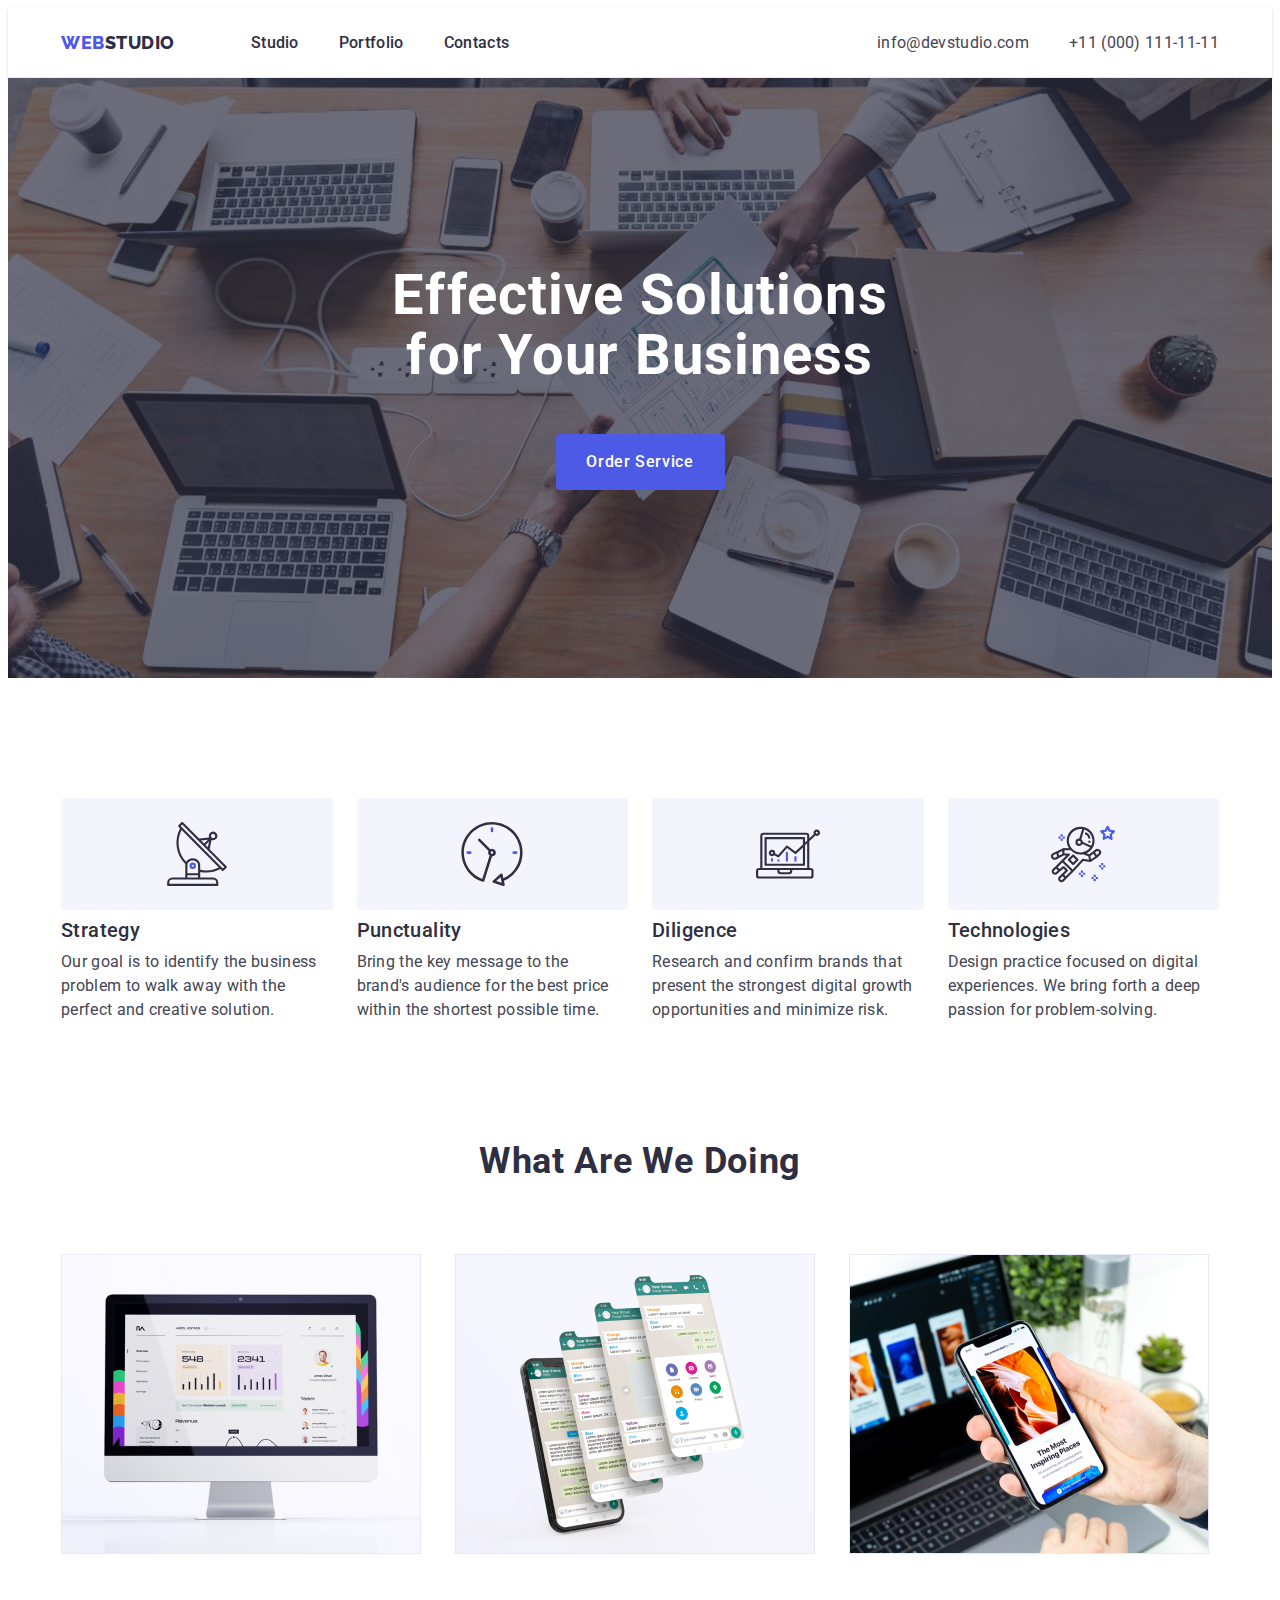
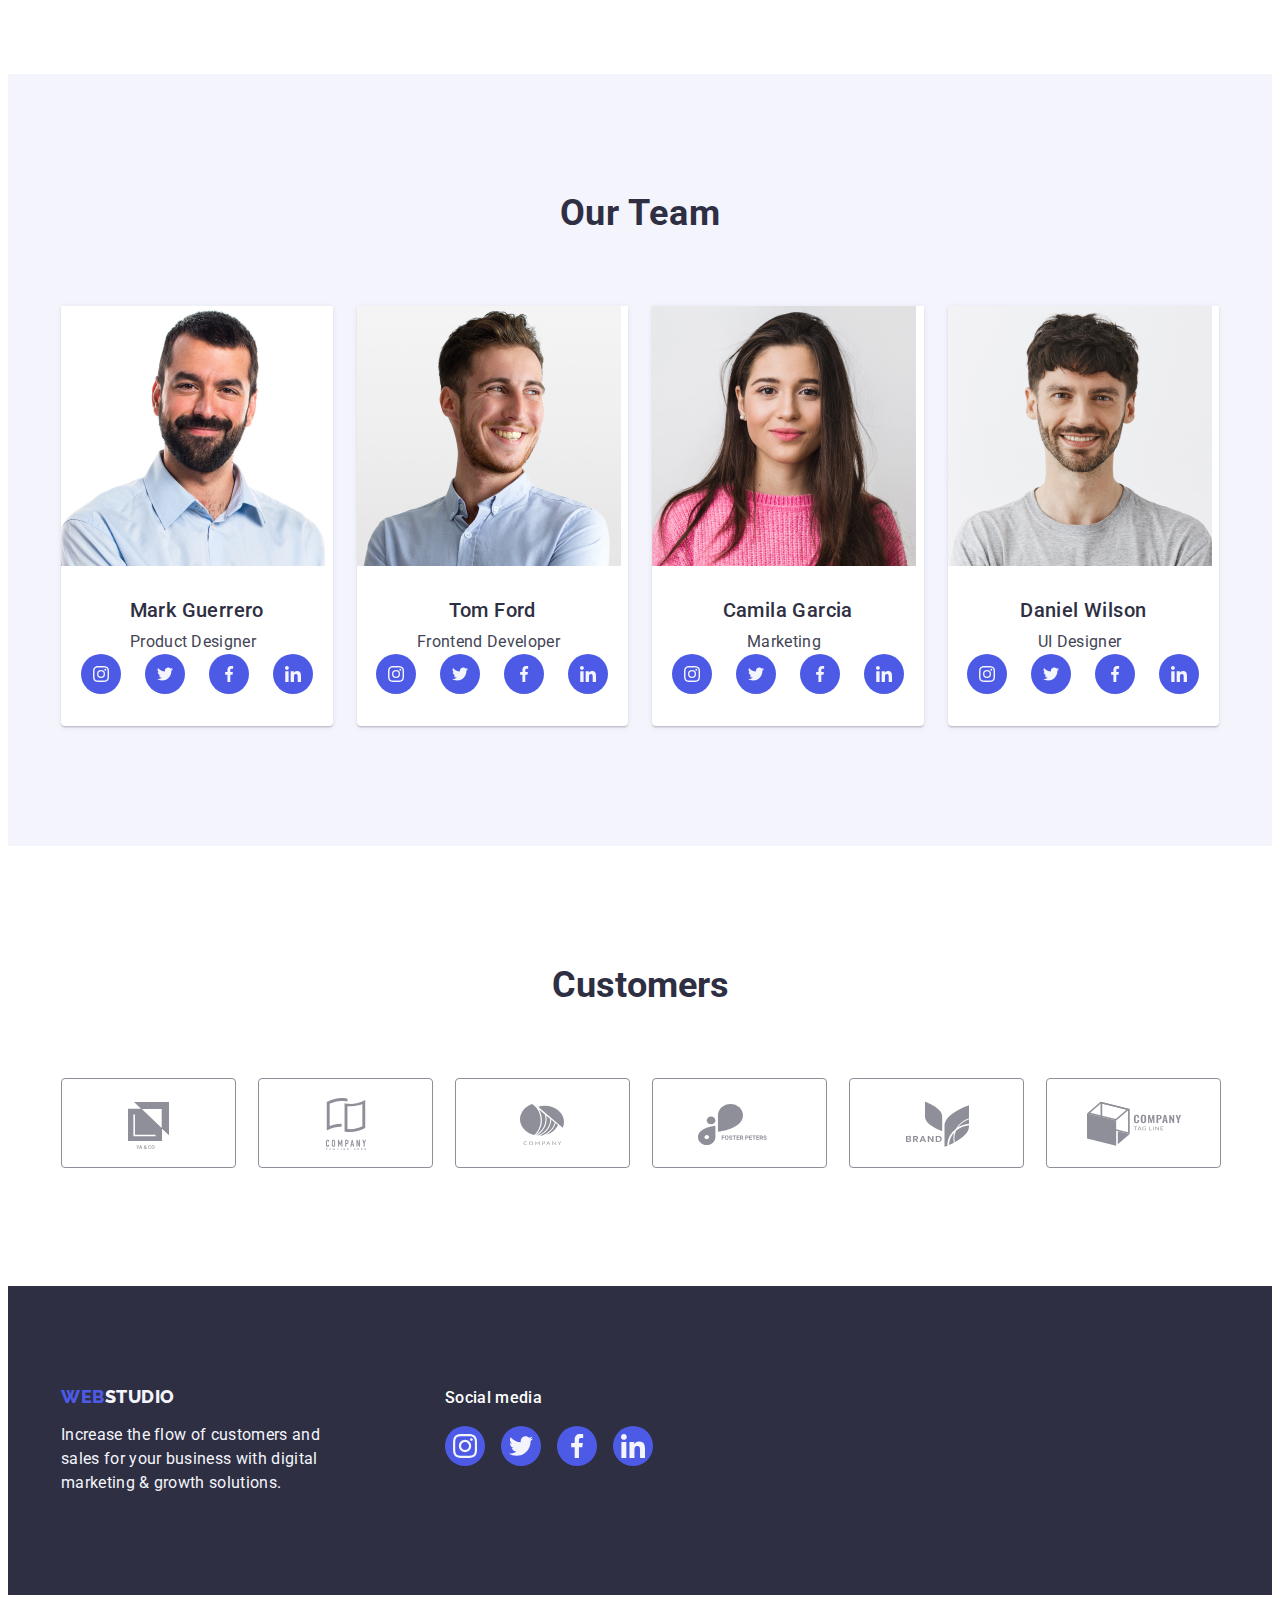
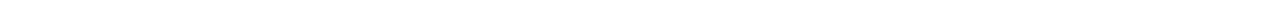
<file: index.html>
<!DOCTYPE html>
<html lang="en">
  <head>
    <meta charset="UTF-8" />
    <meta name="viewport" content="width=device-width, initial-scale=1.0" />
    <title>Main</title>
    <!--Style Normalization-->
    <link
      rel="stylesheet"
      href="https://cdnjs.cloudflare.com/ajax/libs/modern-normalize/2.0.0/modern-normalize.css"
      integrity="sha512-gA2Bvu0/hw4oj0Lp8ZHjK+o3S4BE5m8d/wNVy6ktKLhHKPpWLQwv9ixzuWirWOakoJqlBdePq2NhoCaUOQ5npQ=="
      crossorigin="anonymous"
      referrerpolicy="no-referrer"
    />

    <!--Google Fonts-->
    <link rel="preconnect" href="https://fonts.googleapis.com" />
    <link rel="preconnect" href="https://fonts.gstatic.com" crossorigin />
    <link
      href="https://fonts.googleapis.com/css2?family=Raleway:wght@100;200;300;400;500;600;700;800;900&family=Roboto:wght@100;300;400;500;700;900&display=swap"
      rel="stylesheet"
    />

    <!--Local CSS-->
    <link href="css/styles.css" rel="stylesheet" />
  </head>
  <body>
    <!-- Index Header -->
    <header class="index-portfolio-header">
      <div class="index-portfolio-div container">
        <nav class="logo">
          <a class="web-logo link" href="./index.html"
            >Web<span class="studio-logo">Studio</span>
          </a>
          <ul class="web-list list">
            <li>
              <a class="web-menu link" href="./index.html">Studio</a>
            </li>
            <li>
              <a class="web-menu link" href="./portfolio.html">Portfolio</a>
            </li>
            <li>
              <a class="web-menu link" href="">Contacts</a>
            </li>
          </ul>
        </nav>
        <address class="address-header">
          <ul class="address-menu list">
            <li>
              <a class="address link" href="mailto:info@devstudio.com"
                >info@devstudio.com
              </a>
            </li>
            <li>
              <a class="address link" href="tel:+110001111111"
                >+11 (000) 111-11-11
              </a>
            </li>
          </ul>
        </address>
      </div>
    </header>
    <!-- Index Main -->
    <main>
      <!--Section 1-->
      <section class="first-section">
        <div class="container">
          <h1 class="section-one-header">
            Effective Solutions for Your Business
          </h1>
          <button class="section-one-button" type="button">
            Order Service
          </button>
        </div>
      </section>
      <!--Section 2-->
      <section class="second-section">
        <div class="container">
          <h2 class="visually-hidden">Lorem, ipsum.</h2>

          <ul class="section-two-ul list">
            <li class="section-two-list">
              <div class="second-icon-div">
                <svg width="64" height="64">
                  <use href="./images/icons.svg#antenna"></use>
                </svg>
              </div>
              <h3 class="section-two-header">Strategy</h3>
              <p class="section-two-paragraph">
                Our goal is to identify the business problem to walk away with
                the perfect and creative solution.
              </p>
            </li>
            <li class="section-two-list">
              <div class="second-icon-div">
                <svg width="64" height="64">
                  <use href="./images/icons.svg#clock"></use>
                </svg>
              </div>
              <h3 class="section-two-header">Punctuality</h3>
              <p class="section-two-paragraph">
                Bring the key message to the brand's audience for the best price
                within the shortest possible time.
              </p>
            </li>
            <li class="section-two-list">
              <div class="second-icon-div">
                <svg width="64" height="64">
                  <use href="./images/icons.svg#diagram"></use>
                </svg>
              </div>
              <h3 class="section-two-header">Diligence</h3>
              <p class="section-two-paragraph">
                Research and confirm brands that present the strongest digital
                growth opportunities and minimize risk.
              </p>
            </li>
            <li class="section-two-list">
              <div class="second-icon-div">
                <svg width="64" height="64">
                  <use href="./images/icons.svg#astronaut"></use>
                </svg>
              </div>
              <h3 class="section-two-header">Technologies</h3>
              <p class="section-two-paragraph">
                Design practice focused on digital experiences. We bring forth a
                deep passion for problem-solving.
              </p>
            </li>
          </ul>
        </div>
      </section>
      <!--Section 3-->
      <section class="third-section">
        <div class="container">
          <h2 class="section-three-header">What are we doing</h2>
          <ul class="section-three-ul list">
            <li class="section-three-list">
              <img src="./images/img%201.jpg" alt="i1" width="360" />
            </li>
            <li class="section-three-list">
              <img src="./images/img%202.jpg" alt="i2" width="360" />
            </li>
            <li class="section-three-list">
              <img src="./images/img%203.jpg" alt="i3" width="360" />
            </li>
          </ul>
        </div>
      </section>
      <!--Section 4-->
      <section class="fourth-section">
        <div class="container">
          <h2 class="section-four-header">Our Team</h2>
          <ul class="section-four-ul list">
            <li class="section-four-list">
              <img src="./images/Team%20Card%201.jpg" alt="i1" width="264" />
              <div class="section-four-div">
                <h3 class="section-four-employee">Mark Guerrero</h3>
                <p class="section-four-title">Product Designer</p>
                <ul class="fourth-socialmedia-ul">
                  <li class="fourth-socialmedia-list">
                    <a href="" class="fourth-socialmedia-a">
                      <svg class="socialmedia-svg" width="16" height="16">
                        <use href="./images/icons.svg#instagram"></use>
                      </svg>
                    </a>
                  </li>
                  <li class="fourth-socialmedia-list">
                    <a href="" class="fourth-socialmedia-a">
                      <svg class="socialmedia-svg" width="16" height="16">
                        <use href="./images/icons.svg#twitter"></use>
                      </svg>
                    </a>
                  </li>
                  <li class="fourth-socialmedia-list">
                    <a href="" class="fourth-socialmedia-a">
                      <svg class="socialmedia-svg" width="16" height="16">
                        <use href="./images/icons.svg#facebook"></use>
                      </svg>
                    </a>
                  </li>
                  <li class="fourth-socialmedia-list">
                    <a href="" class="fourth-socialmedia-a">
                      <svg class="socialmedia-svg" width="16" height="16">
                        <use href="./images/icons.svg#linkedin"></use>
                      </svg>
                    </a>
                  </li>
                </ul>
              </div>
            </li>
            <li class="section-four-list">
              <img src="./images/Team%20Card%202.jpg" alt="i1" width="264" />
              <div class="section-four-div">
                <h3 class="section-four-employee">Tom Ford</h3>
                <p class="section-four-title">Frontend Developer</p>
                <ul class="fourth-socialmedia-ul">
                  <li class="fourth-socialmedia-list">
                    <a href="" class="fourth-socialmedia-a">
                      <svg class="socialmedia-svg" width="16" height="16">
                        <use href="./images/icons.svg#instagram"></use>
                      </svg>
                    </a>
                  </li>
                  <li class="fourth-socialmedia-list">
                    <a href="" class="fourth-socialmedia-a">
                      <svg class="socialmedia-svg" width="16" height="16">
                        <use href="./images/icons.svg#twitter"></use>
                      </svg>
                    </a>
                  </li>
                  <li class="fourth-socialmedia-list">
                    <a href="" class="fourth-socialmedia-a">
                      <svg class="socialmedia-svg" width="16" height="16">
                        <use href="./images/icons.svg#facebook"></use>
                      </svg>
                    </a>
                  </li>
                  <li class="fourth-socialmedia-list">
                    <a href="" class="fourth-socialmedia-a">
                      <svg class="socialmedia-svg" width="16" height="16">
                        <use href="./images/icons.svg#linkedin"></use>
                      </svg>
                    </a>
                  </li>
                </ul>
              </div>
            </li>
            <li class="section-four-list">
              <img src="./images/Team%20Card%203.jpg" alt="i1" width="264" />
              <div class="section-four-div">
                <h3 class="section-four-employee">Camila Garcia</h3>
                <p class="section-four-title">Marketing</p>
                <ul class="fourth-socialmedia-ul">
                  <li class="fourth-socialmedia-list">
                    <a href="" class="fourth-socialmedia-a">
                      <svg class="socialmedia-svg" width="16" height="16">
                        <use href="./images/icons.svg#instagram"></use>
                      </svg>
                    </a>
                  </li>
                  <li class="fourth-socialmedia-list">
                    <a href="" class="fourth-socialmedia-a">
                      <svg class="socialmedia-svg" width="16" height="16">
                        <use href="./images/icons.svg#twitter"></use>
                      </svg>
                    </a>
                  </li>
                  <li class="fourth-socialmedia-list">
                    <a href="" class="fourth-socialmedia-a">
                      <svg class="socialmedia-svg" width="16" height="16">
                        <use href="./images/icons.svg#facebook"></use>
                      </svg>
                    </a>
                  </li>
                  <li class="fourth-socialmedia-list">
                    <a href="" class="fourth-socialmedia-a">
                      <svg class="socialmedia-svg" width="16" height="16">
                        <use href="./images/icons.svg#linkedin"></use>
                      </svg>
                    </a>
                  </li>
                </ul>
              </div>
            </li>
            <li class="section-four-list">
              <img src="./images/Team%20Card%204.jpg" alt="i1" width="264" />
              <div class="section-four-div">
                <h3 class="section-four-employee">Daniel Wilson</h3>
                <p class="section-four-title">UI Designer</p>
                <ul class="fourth-socialmedia-ul">
                  <li class="fourth-socialmedia-list">
                    <a href="" class="fourth-socialmedia-a">
                      <svg class="socialmedia-svg" width="16" height="16">
                        <use href="./images/icons.svg#instagram"></use>
                      </svg>
                    </a>
                  </li>
                  <li class="fourth-socialmedia-list">
                    <a href="" class="fourth-socialmedia-a">
                      <svg class="socialmedia-svg" width="16" height="16">
                        <use href="./images/icons.svg#twitter"></use>
                      </svg>
                    </a>
                  </li>
                  <li class="fourth-socialmedia-list">
                    <a href="" class="fourth-socialmedia-a">
                      <svg class="socialmedia-svg" width="16" height="16">
                        <use href="./images/icons.svg#facebook"></use>
                      </svg>
                    </a>
                  </li>
                  <li class="fourth-socialmedia-list">
                    <a href="" class="fourth-socialmedia-a">
                      <svg class="socialmedia-svg" width="16" height="16">
                        <use href="./images/icons.svg#linkedin"></use>
                      </svg>
                    </a>
                  </li>
                </ul>
              </div>
            </li>
          </ul>
        </div>
      </section>
      <!-- Section 5 -->
      <section class="fifth-section">
        <div class="container">
          <h2 class="section-five-customers">Customers</h2>
          <ul class="section-five-customers-ul">
            <li class="section-five-customers-list">
              <a class="section-five-customers-a" href="">
                <svg class="section-five-svg" width="104" height="56">
                  <use href="./images/icons.svg#logo1"></use>
                </svg>
              </a>
            </li>
            <li class="section-five-customers-list">
              <a class="section-five-customers-a" href="">
                <svg class="section-five-svg" width="104" height="56">
                  <use href="./images/icons.svg#logo2"></use>
                </svg>
              </a>
            </li>
            <li class="section-five-customers-list">
              <a class="section-five-customers-a" href="">
                <svg class="section-five-svg" width="104" height="56">
                  <use href="./images/icons.svg#logo3"></use>
                </svg>
              </a>
            </li>
            <li class="section-five-customers-list">
              <a class="section-five-customers-a" href="">
                <svg class="section-five-svg" width="104" height="56">
                  <use href="./images/icons.svg#logo4"></use>
                </svg>
              </a>
            </li>
            <li class="section-five-customers-list">
              <a class="section-five-customers-a" href="">
                <svg class="section-five-svg" width="104" height="56">
                  <use href="./images/icons.svg#logo5"></use>
                </svg>
              </a>
            </li>
            <li class="section-five-customers-list">
              <a class="section-five-customers-a" href="">
                <svg class="section-five-svg" width="104" height="56">
                  <use href="./images/icons.svg#logo6"></use>
                </svg>
              </a>
            </li>
          </ul>
        </div>
      </section>
    </main>
    <!-- Index Footer -->
    <footer class="footer-part">
      <div class="footer-div container">
        <div class="footer-wrap">
          <a class="web-logo footer-logo link" href="./index.html"
            >Web<span class="logo-footer">Studio</span>
          </a>
          <p class="footer-paragraph">
            Increase the flow of customers and sales for your business with
            digital marketing & growth solutions.
          </p>
        </div>
        <div>
          <p class="footer-social-media">Social media</p>
          <ul class="footer-social-media-ul">
            <li class="footer-social-media-list">
              <a class="footer-social-media-a" href="">
                <svg class="footer-svg" width="24" height="24">
                  <use href="./images/icons.svg#instagram-2"></use>
                </svg>
              </a>
            </li>
            <li class="footer-social-media-list">
              <a class="footer-social-media-a" href="">
                <svg class="footer-svg" width="24" height="24">
                  <use href="./images/icons.svg#twitter-2"></use>
                </svg>
              </a>
            </li>
            <li class="footer-social-media-list">
              <a class="footer-social-media-a" href="">
                <svg class="footer-svg" width="24" height="24">
                  <use href="./images/icons.svg#facebook-2"></use>
                </svg>
              </a>
            </li>
            <li class="footer-social-media-list">
              <a class="footer-social-media-a" href="">
                <svg class="footer-svg" width="24" height="24">
                  <use href="./images/icons.svg#linkedin-2"></use>
                </svg>
              </a>
            </li>
          </ul>
        </div>
      </div>
    </footer>
  </body>
</html>
</file>
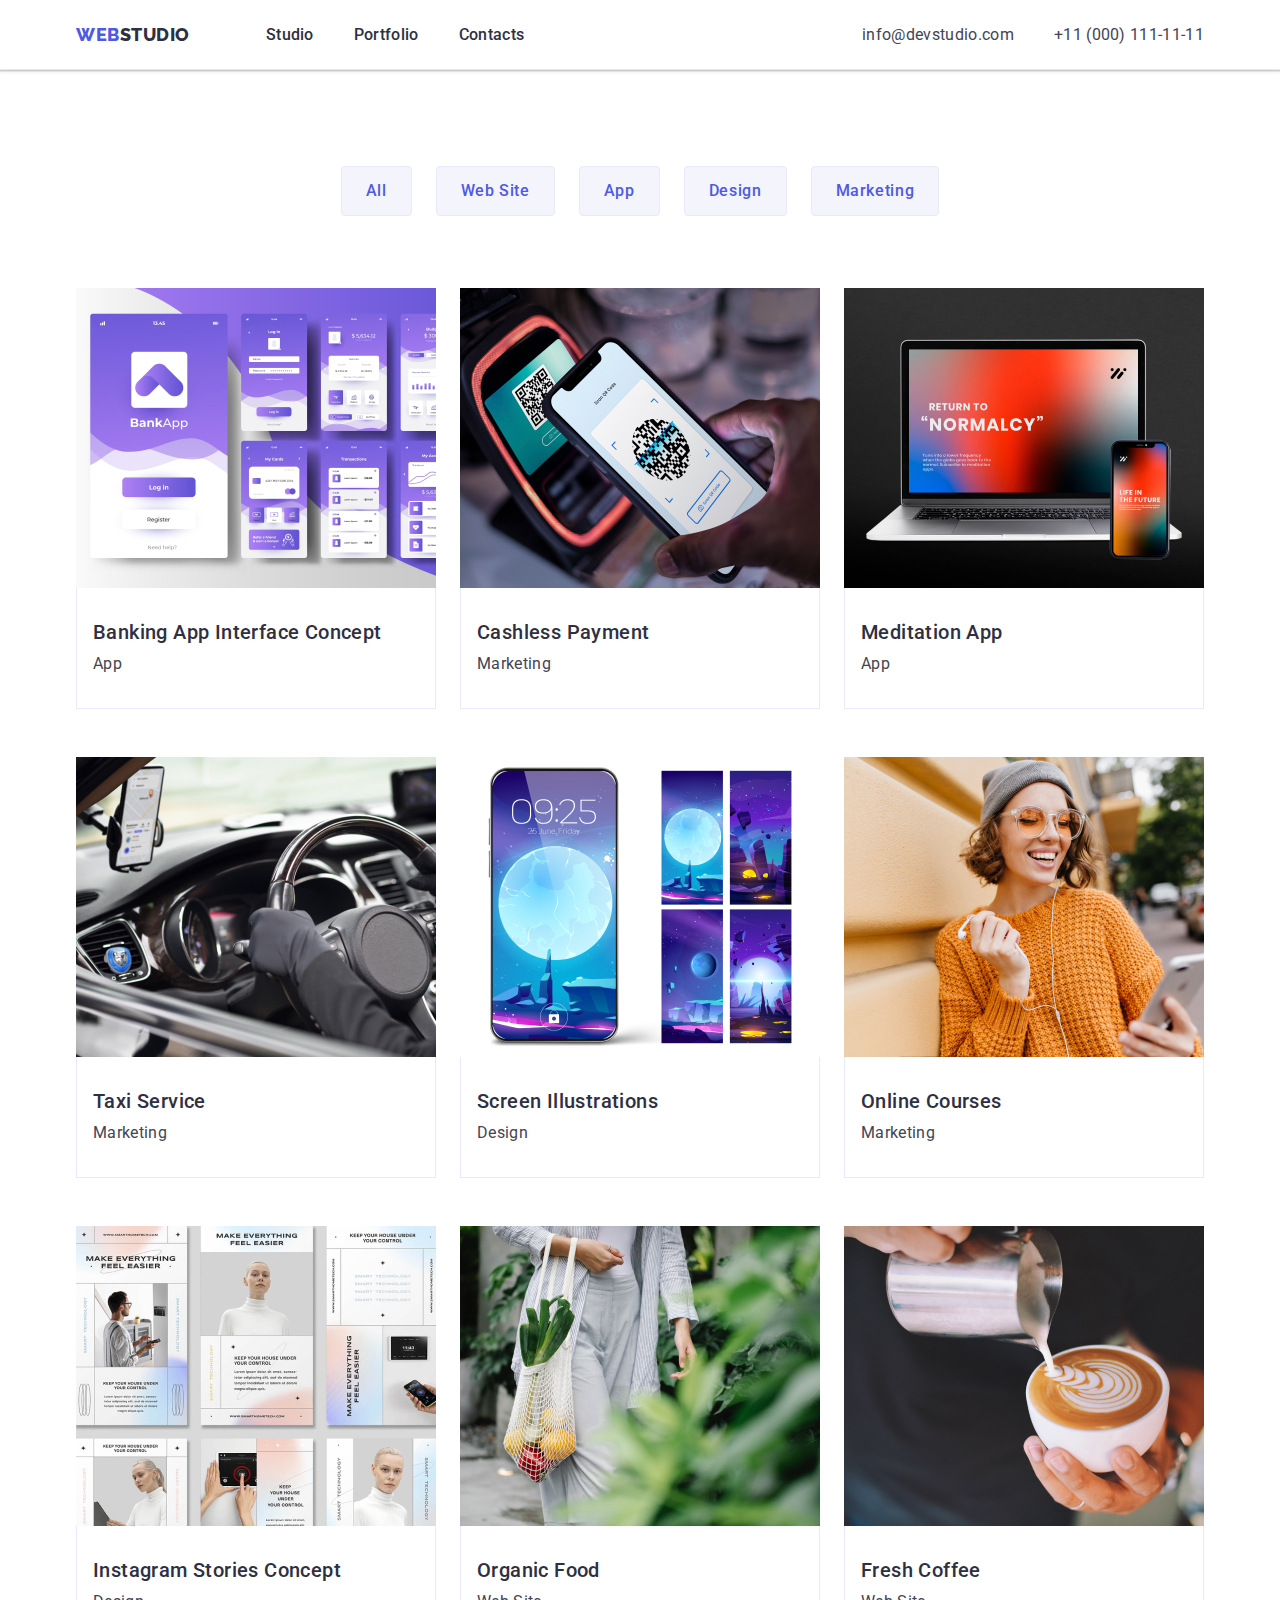
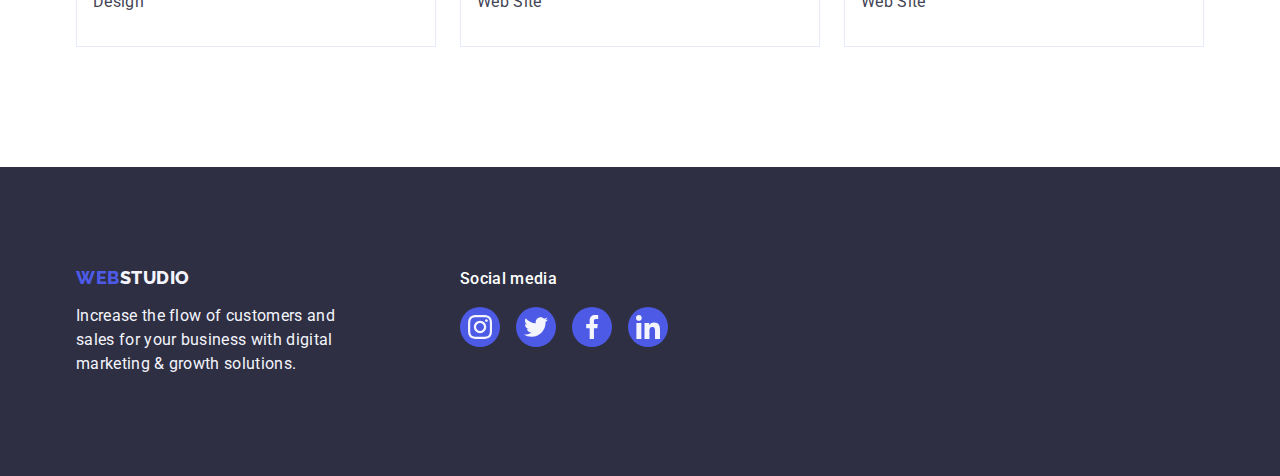
<file: portfolio.html>
<!DOCTYPE html>
<html lang="en">
  <head>
    <meta charset="UTF-8" />
    <meta name="viewport" content="width=device-width, initial-scale=1.0" />
    <title>Portfolio</title>
    <!--Style Normalization-->
    <link
      rel="stylesheet"
      href="https://cdnjs.cloudflare.com/ajax/libs/modern-normalize/1.0.0/modern-normalize.min.css"
    />
    <!--Google Fonts-->
    <link rel="preconnect" href="https://fonts.googleapis.com" />
    <link rel="preconnect" href="https://fonts.gstatic.com" crossorigin="" />
    <link
      href="https://fonts.googleapis.com/css2?family=Raleway:ital,wght@0,800;1,800&amp;family=Roboto:ital,wght@0,500;0,700;0,900;1,400;1,500;1,700;1,900&amp;display=swap"
      rel="stylesheet"
    />
    <link rel="preconnect" href="https://fonts.googleapis.com" />
    <link rel="preconnect" href="https://fonts.gstatic.com" crossorigin />
    <link
      href="https://fonts.googleapis.com/css2?family=Roboto:wght@100;300;400;500;700;900&display=swap"
      rel="stylesheet"
    />

    <!--Local CSS-->
    <link href="css/styles.css" rel="stylesheet" />
  </head>
  <body>
    <!-- Portfolio Header -->
    <header class="index-portfolio-header">
      <div class="index-portfolio-div container">
        <nav class="logo">
          <a class="web-logo link" href="./index.html"
            >Web<span class="studio-logo">Studio</span>
          </a>
          <ul class="web-list list">
            <li>
              <a class="web-menu link" href="./index.html">Studio</a>
            </li>
            <li>
              <a class="web-menu link" href="./portfolio.html">Portfolio</a>
            </li>
            <li>
              <a class="web-menu link" href="">Contacts</a>
            </li>
          </ul>
        </nav>
        <address class="address-header">
          <ul class="address-menu list">
            <li>
              <a class="address link" href="mailto:info@devstudio.com"
                >info@devstudio.com
              </a>
            </li>
            <li>
              <a class="address link" href="tel:+110001111111"
                >+11 (000) 111-11-11
              </a>
            </li>
          </ul>
        </address>
      </div>
    </header>
    <!-- Portfolio Main -->
    <main>
      <section class="portfolio-main">
        <div class="container">
          <h1 class="visually-hidden">Lorem, ipsum.</h1>
          <!-- Portfolio Buttons -->
          <ul class="portfolio-button-ul list">
            <li><button class="portfolio-button" type="button">All</button></li>
            <li>
              <button class="portfolio-button" type="button">Web Site</button>
            </li>
            <li><button class="portfolio-button" type="button">App</button></li>
            <li>
              <button class="portfolio-button" type="button">Design</button>
            </li>
            <li>
              <button class="portfolio-button" type="button">Marketing</button>
            </li>
          </ul>
          <!-- Portfolio Images -->
          <ul class="portfolio-image-ul list">
            <li class="portfolio-image-list">
              <a class="portfolio-link link" href=""
                ><img
                  src="./images/portfolio1.jpg"
                  alt="Banking App Concept"
                  width="360"
                />
                <div class="portfolio-image-div">
                  <h2 class="portfolio-header">
                    Banking App Interface Concept
                  </h2>
                  <p class="portfolio-paragraph">App</p>
                </div>
              </a>
            </li>
            <li class="portfolio-image-list">
              <a class="portfolio-link link" href=""
                ><img
                  src="./images/portfolio2.jpg"
                  alt="Cashless Payment"
                  width="360"
                />
                <div class="portfolio-image-div">
                  <h2 class="portfolio-header">Cashless Payment</h2>
                  <p class="portfolio-paragraph">Marketing</p>
                </div>
              </a>
            </li>
            <li class="portfolio-image-list">
              <a class="portfolio-link link" href=""
                ><img
                  src="./images/portfolio3.jpg"
                  alt="Meditation"
                  width="360"
                />
                <div class="portfolio-image-div">
                  <h2 class="portfolio-header">Meditation App</h2>
                  <p class="portfolio-paragraph">App</p>
                </div>
              </a>
            </li>
            <li class="portfolio-image-list">
              <a class="portfolio-link link" href=""
                ><img
                  src="./images/portfolio4.jpg"
                  alt="Taxi Service"
                  width="360"
                />
                <div class="portfolio-image-div">
                  <h2 class="portfolio-header">Taxi Service</h2>
                  <p class="portfolio-paragraph">Marketing</p>
                </div>
              </a>
            </li>
            <li class="portfolio-image-list">
              <a class="portfolio-link link" href=""
                ><img
                  src="./images/portfolio5.jpg"
                  alt="Screen Illustrations"
                  width="360"
                />
                <div class="portfolio-image-div">
                  <h2 class="portfolio-header">Screen Illustrations</h2>
                  <p class="portfolio-paragraph">Design</p>
                </div>
              </a>
            </li>
            <li class="portfolio-image-list">
              <a class="portfolio-link link" href=""
                ><img
                  src="./images/portfolio6.jpg"
                  alt="Online Courses"
                  width="360"
                />
                <div class="portfolio-image-div">
                  <h2 class="portfolio-header">Online Courses</h2>
                  <p class="portfolio-paragraph">Marketing</p>
                </div>
              </a>
            </li>
            <li class="portfolio-image-list">
              <a class="portfolio-link link" href=""
                ><img
                  src="./images/portfolio7.jpg"
                  alt="Instagram Concept"
                  width="360"
                />
                <div class="portfolio-image-div">
                  <h2 class="portfolio-header">Instagram Stories Concept</h2>
                  <p class="portfolio-paragraph">Design</p>
                </div>
              </a>
            </li>
            <li class="portfolio-image-list">
              <a class="portfolio-link link" href=""
                ><img src="./images/portfolio8.jpg" alt="Fruits" width="360" />
                <div class="portfolio-image-div">
                  <h2 class="portfolio-header">Organic Food</h2>
                  <p class="portfolio-paragraph">Web Site</p>
                </div>
              </a>
            </li>
            <li class="portfolio-image-list">
              <a class="portfolio-link link" href=""
                ><img src="./images/portfolio9.jpg" alt="Coffee" width="360" />
                <div class="portfolio-image-div">
                  <h2 class="portfolio-header">Fresh Coffee</h2>
                  <p class="portfolio-paragraph">Web Site</p>
                </div>
              </a>
            </li>
          </ul>
        </div>
      </section>
    </main>
    <!-- Portfolio Footer -->
    <footer class="footer-part">
      <div class="footer-div container">
        <div class="footer-wrap">
          <a class="web-logo footer-logo link" href="./index.html"
            >Web<span class="logo-footer">Studio</span>
          </a>
          <p class="footer-paragraph">
            Increase the flow of customers and sales for your business with
            digital marketing & growth solutions.
          </p>
        </div>
        <div>
          <p class="footer-social-media">Social media</p>
          <ul class="footer-social-media-ul">
            <li class="footer-social-media-list">
              <a class="footer-social-media-a" href="">
                <svg class="footer-svg" width="24" height="24">
                  <use href="./images/icons.svg#instagram-2"></use>
                </svg>
              </a>
            </li>
            <li class="footer-social-media-list">
              <a class="footer-social-media-a" href="">
                <svg class="footer-svg" width="24" height="24">
                  <use href="./images/icons.svg#twitter-2"></use>
                </svg>
              </a>
            </li>
            <li class="footer-social-media-list">
              <a class="footer-social-media-a" href="">
                <svg class="footer-svg" width="24" height="24">
                  <use href="./images/icons.svg#facebook-2"></use>
                </svg>
              </a>
            </li>
            <li class="footer-social-media-list">
              <a class="footer-social-media-a" href="">
                <svg class="footer-svg" width="24" height="24">
                  <use href="./images/icons.svg#linkedin-2"></use>
                </svg>
              </a>
            </li>
          </ul>
        </div>
      </div>
    </footer>
  </body>
</html>
</file>
<file: css/styles.css>
:root {
  --slate: #434455;
  --white: #ffffff;
  --iris: #4d5ae5;
  --ocean: #404bbf;
  --navy-blue: #2e2f42;
  --green: #31d0aa;
  --light-slate: #8e8f99;
  --cornflower: #e7e9fc;
  --cloud: #f4f4fd;
  --navy-blue-modal: #2e2f4240;
  --grey: #2e2f4270;
  --dairy: #fcfcfc;
}
html {
  font-family: "Roboto", sans-serif;
}

h1,
h2,
h3,
h4,
h5,
h6,
p,
ul,
li {
  margin: 0;
  padding: 0;
}
img {
  display: block;
}
body {
  font-family: "Roboto", sans-serif;
  color: var(--slate);
  background-color: var(--white);
}

.container {
  width: 1158px;
  margin: 0 auto;
  padding: 0 15px;
}
.link {
  text-decoration: none;
}
.list {
  list-style: none;
}
.visually-hidden {
  position: absolute;
  width: 1px;
  height: 1px;
  margin: -1px;
  border: 0;
  padding: 0;

  white-space: nowrap;
  clip-path: inset(100%);
  clip: rect(0 0 0 0);
  overflow: hidden;
  outline: 0;
  outline-offset: 0;
}

/* Header */
.index-portfolio-header {
  border-bottom: 1px solid var(--cornflower);
  box-shadow: 0px 2px 1px rgba(46, 47, 66, 0.08),
    0px 1px 1px rgba(46, 47, 66, 0.16), 0px 1px 6px rgba(46, 47, 66, 0.08);
}

.index-portfolio-div {
  display: flex;
  justify-content: space-between;
}
.logo,
.address-header {
  display: flex;
  align-items: center;
}
.web-logo {
  font-family: "Raleway", sans-serif;
  font-weight: 800;
  font-size: 18px;
  line-height: 1.17;
  letter-spacing: 0.03em;
  text-transform: uppercase;
  color: var(--iris);
  margin-right: 76px;
  padding: 24px 0;
}
.studio-logo {
  color: var(--navy-blue);
}
.web-list {
  display: flex;
  gap: 40px;
}
.web-menu {
  font-weight: 500;
  font-size: 16px;
  line-height: 1.5;
  letter-spacing: 0.02em;
  color: var(--navy-blue);
  text-decoration: none;
  padding: 24px 0;
}
.web-menu:hover,
.web-menu:focus {
  color: var(--ocean);
}
.address-header {
  font-style: normal;
}
.address-menu {
  display: flex;
  gap: 40px;
}
.address {
  font-size: 16px;
  line-height: 1.5;
  letter-spacing: 0.02em;
  color: var(--slate);
  padding: 24px 0;
}
.address:hover,
.address:focus {
  color: var(--ocean);
}

/* first section */
.first-section {
  margin: 0 auto;
  max-width: 1440px;
  padding: 188px 0;
  background-color: var(--navy-blue);
  background-image: linear-gradient(
      rgba(46, 47, 66, 0.7),
      rgba(46, 47, 66, 0.7)
    ),
    url(../images/people-office.jpg);
  background-repeat: no-repeat;
  background-position: center;
  background-size: cover;
}
.section-one-header {
  font-size: 56px;
  line-height: 1.07;
  text-align: center;
  letter-spacing: 0.02em;
  color: var(--white);
  max-width: 496px;
  margin: 0 auto;
  margin-bottom: 48px;
}
.section-one-button {
  background-color: var(--iris);
  font-family: "Roboto", sans-serif;
  font-weight: 500;
  font-size: 16px;
  line-height: 1.5;
  letter-spacing: 0.04em;
  color: var(--white);
  display: block;
  min-width: 169px;
  height: 56px;
  border: none;
  border-radius: 4px;
  cursor: pointer;
  margin: 0 auto;
}
.section-one-button:hover,
.section-one-button:focus {
  background-color: var(--ocean);
  cursor: pointer;
}

/* second section */
.second-section {
  padding: 120px 0;
}
.section-two-ul {
  display: flex;
  gap: 24px;
}
.section-two-list {
  flex-basis: calc((100% - 72px) / 4);
}

.section-two-header {
  font-weight: 500;
  font-size: 20px;
  line-height: 1.2;
  letter-spacing: 0.02em;
  color: var(--navy-blue);
  margin-bottom: 8px;
}
.section-two-paragraph {
  font-size: 16px;
  line-height: 1.5;
  letter-spacing: 0.02em;
  color: var(--slate);
  width: 264px;
}

/* third section */
.third-section {
  padding-bottom: 120px;
}
.section-three-header {
  font-size: 36px;
  line-height: 1.11;
  text-align: center;
  letter-spacing: 0.02em;
  text-transform: capitalize;
  color: var(--navy-blue);
  margin-bottom: 72px;
}
.section-three-ul {
  display: flex;
  gap: 24px;
}
.section-three-list {
  flex-basis: calc((100% - 3 * 16px) / 3);
  gap: 24px;
}

/* fourth section */
.fourth-section {
  background-color: var(--cloud);
  padding: 120px 0;
}
.section-four-header {
  font-size: 36px;
  line-height: 1.11;
  text-align: center;
  letter-spacing: 0.02em;
  text-transform: capitalize;
  color: var(--navy-blue);
  margin-bottom: 72px;
}
.section-four-ul {
  display: flex;
  gap: 24px;
}
.section-four-list {
  background-color: var(--white);
  flex-basis: calc((100% - 72px) / 4);
  border-radius: 0px 0px 4px 4px;
  box-shadow: 0px 1px 6px rgba(46, 47, 66, 0.08),
    0px 1px 1px rgba(46, 47, 66, 0.16), 0px 2px 1px rgba(46, 47, 66, 0.08);
}
.section-four-div {
  padding: 32px 0;
}
.section-four-employee {
  font-weight: 500;
  font-size: 20px;
  line-height: 1.2;
  letter-spacing: 0.02em;
  color: var(--navy-blue);
  margin-bottom: 8px;
  text-align: center;
}
.section-four-title {
  font-size: 16px;
  line-height: 1.5;
  letter-spacing: 0.02em;
  color: var(--slate);
  width: 264px;
  text-align: center;
}

/* portfolio */
.portfolio-main {
  padding-top: 96px;
  padding-bottom: 120px;
}
.portfolio-button-ul {
  display: flex;
  justify-content: center;
  gap: 24px;
  margin-bottom: 72px;
}
.portfolio-button {
  font-family: "Roboto", sans-serif;
  font-weight: 500;
  font-size: 16px;
  line-height: 1.5;
  letter-spacing: 0.04em;
  color: var(--iris);
  background-color: var(--cloud);
  cursor: pointer;
  padding: 12px 24px;
  border: 1px solid var(--cornflower);
  border-radius: 4px;
}
.portfolio-button:hover,
.portfolio-button:focus {
  color: var(--white);
  background-color: var(--ocean);
  border: 1px solid transparent;
  box-shadow: 0px 3px 1px rgba(0, 0, 0, 0.1), 0px 2px 1px rgba(0, 0, 0, 0.08),
    0px 2px 2px rgba(0, 0, 0, 0.12);
}
.portfolio-image-ul {
  display: flex;
  flex-wrap: wrap;
  column-gap: 24px;
  row-gap: 48px;
}
.portfolio-image-list {
  width: calc((100% - 48px) / 3);
}
.portfolio-link {
  display: block;
}
.portfolio-link:hover,
.portfolio-link:focus {
  box-shadow: 0px 1px 6px rgba(46, 47, 66, 0.08),
    0px 1px 1px rgba(46, 47, 66, 0.16), 0px 2px 1px rgba(46, 47, 66, 0.08);
}
.portfolio-image-div {
  padding: 32px 16px;
  border: 1px solid var(--cornflower);
  border-top: none;
}
.portfolio-header {
  font-weight: 500;
  font-size: 20px;
  line-height: 1.2;
  letter-spacing: 0.02em;
  color: var(--navy-blue);
  margin-bottom: 8px;
}
.portfolio-paragraph {
  font-size: 16px;
  line-height: 1.5;
  letter-spacing: 0.02em;
  color: var(--slate);
}

/* Footer */
.footer-part {
  background-color: var(--navy-blue);
  padding: 100px 0;
}
.footer-logo {
  margin-bottom: 16px;
  display: inline-block;
  padding: 0 0;
}
.footer-paragraph {
  max-width: 264px;
  line-height: 1.5;
  color: var(--cloud);
  letter-spacing: 0.02em;
}
.logo-footer {
  color: var(--cloud);
}

/* SVG */
.second-icon-div {
  display: flex;
  align-items: center;
  justify-content: center;
  height: 112px;
  background-color: var(--cloud);
  border-radius: 4px;
  margin-bottom: 8px;
}
.fourth-socialmedia-ul {
  display: flex;
  justify-content: center;
  gap: 24px;
  list-style: none;
}
.fourth-socialmedia-list {
  width: 40px;
  height: 40px;
}
.fourth-socialmedia-a {
  width: 100%;
  height: 100%;
  background-color: var(--iris);
  border-radius: 50%;
  display: flex;
  align-items: center;
  justify-content: center;
}
.fourth-socialmedia-a:hover,
.fourth-socialmedia-a:focus {
  background-color: var(--ocean);
}
.socialmedia-svg {
  fill: var(--cloud);
}

/* fifth section */
.fifth-section {
  padding: 120px 0;
}

.section-five-customers {
  font-size: 36px;
  line-height: 1.11;
  color: var(--navy-blue);
  margin-bottom: 72px;
  text-align: center;
}
.section-five-customers-ul {
  display: flex;
  gap: 24px;
}
.section-five-customers-list {
  list-style: none;
  width: calc((100% - 120px) / 6);
  height: 88px;
}
.section-five-customers-a {
  width: 100%;
  height: 100%;
  border: 1px solid var(--light-slate);
  border-radius: 4px;
  display: flex;
  align-items: center;
  justify-content: center;
  color: var(--light-slate);
}
.section-five-customers-a:hover,
.section-five-customers-a:focus {
  color: var(--ocean);
  border-color: var(--ocean);
}
.section-five-svg {
  fill: currentColor;
}

.footer-div {
  display: flex;
  align-items: baseline;
}
.footer-wrap {
  margin-right: 120px;
}
.footer-social-media {
  font-weight: 500;
  font-size: 16px;
  line-height: 1.5;
  letter-spacing: 0.02em;
  color: var(--white);
  margin-bottom: 16px;
}
.footer-social-media-ul {
  list-style: none;
  display: flex;
  gap: 16px;
}
.footer-social-media-list {
  width: 40px;
  height: 40px;
}
.footer-social-media-a {
  width: 100%;
  height: 100%;
  background-color: var(--iris);
  border-radius: 50%;
  display: flex;
  align-items: center;
  justify-content: center;
}
.footer-social-media-a:hover,
.footer-social-media-a:focus {
  background-color: var(--green);
}
.footer-svg {
  fill: var(--cloud);
}
</file>
